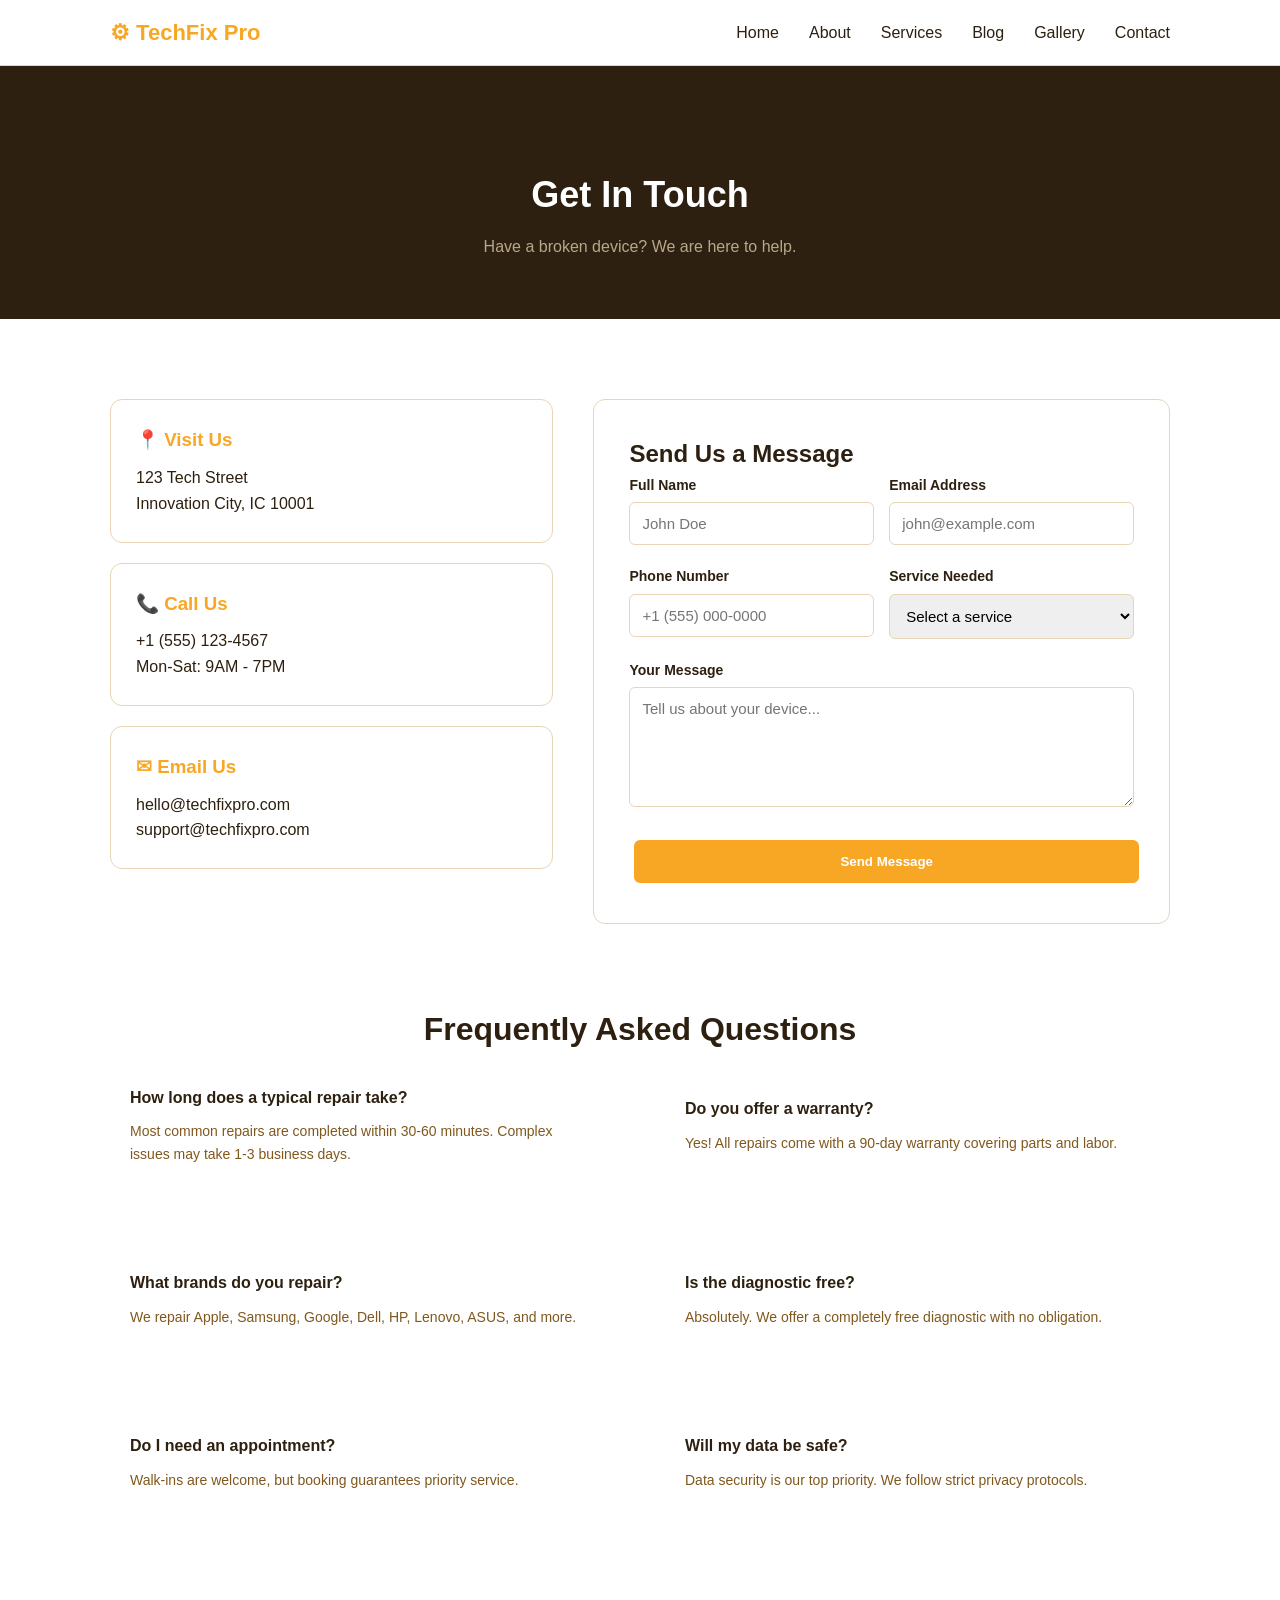
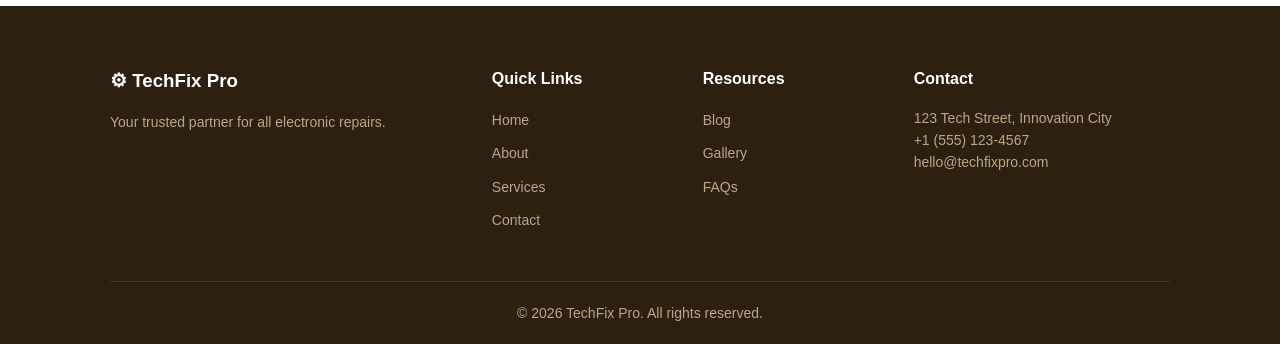
<file: contact.html>
<!DOCTYPE html>
<html lang="en">
<head>
    <meta charset="UTF-8">
    <meta name="viewport" content="width=device-width, initial-scale=1.0">
    <title>Contact Us - TechFix Pro</title>
    <link rel="stylesheet" href="styles.css">
</head>
<body>

    <nav class="navbar">
        <div class="container nav-container">
            <a href="index.html" class="logo">&#9881; TechFix Pro</a>
            <ul class="nav-links">
                <li><a href="index.html">Home</a></li>
                <li><a href="about.html">About</a></li>
                <li><a href="services.html">Services</a></li>
                <li><a href="blog.html">Blog</a></li>
                <li><a href="gallery.html">Gallery</a></li>
                <li><a href="contact.html">Contact</a></li>
            </ul>
        </div>
    </nav>

    <header class="page-header">
        <div class="container">
            <h1>Get In Touch</h1>
            <p>Have a broken device? We are here to help.</p>
        </div>
    </header>

    <section class="section">
        <div class="container">
            <div class="contact-grid">
                <div>
                    <div class="contact-info-box">
                        <h3>&#128205; Visit Us</h3>
                        <p>123 Tech Street<br>Innovation City, IC 10001</p>
                    </div>
                    <div class="contact-info-box">
                        <h3>&#128222; Call Us</h3>
                        <p>+1 (555) 123-4567<br>Mon-Sat: 9AM - 7PM</p>
                    </div>
                    <div class="contact-info-box">
                        <h3>&#9993; Email Us</h3>
                        <p>hello@techfixpro.com<br>support@techfixpro.com</p>
                    </div>
                </div>
                <div class="contact-form">
                    <h2>Send Us a Message</h2>
                    <form action="#" method="post">
                        <div class="form-row">
                            <div class="form-group">
                                <label for="name">Full Name</label>
                                <input type="text" id="name" name="name" placeholder="John Doe" required>
                            </div>
                            <div class="form-group">
                                <label for="email">Email Address</label>
                                <input type="email" id="email" name="email" placeholder="john@example.com" required>
                            </div>
                        </div>
                        <div class="form-row">
                            <div class="form-group">
                                <label for="phone">Phone Number</label>
                                <input type="tel" id="phone" name="phone" placeholder="+1 (555) 000-0000">
                            </div>
                            <div class="form-group">
                                <label for="service">Service Needed</label>
                                <select id="service" name="service" required>
                                    <option value="" disabled selected>Select a service</option>
                                    <option value="phone">Phone Repair</option>
                                    <option value="laptop">Laptop Repair</option>
                                    <option value="tablet">Tablet / iPad Repair</option>
                                    <option value="other">Other / Not Sure</option>
                                </select>
                            </div>
                        </div>
                        <div class="form-group">
                            <label for="message">Your Message</label>
                            <textarea id="message" name="message" placeholder="Tell us about your device..." required></textarea>
                        </div>
                        <button type="submit" class="btn" style="width: 100%;">Send Message</button>
                    </form>
                </div>
            </div>
        </div>
    </section>

    <section class="section" style="background: var(--light-gray); padding-top: 0;">
        <div class="container">
            <h2 class="section-title">Frequently Asked Questions</h2>
            <div class="two-col">
                <div class="faq-item">
                    <h3>How long does a typical repair take?</h3>
                    <p>Most common repairs are completed within 30-60 minutes. Complex issues may take 1-3 business days.</p>
                </div>
                <div class="faq-item">
                    <h3>Do you offer a warranty?</h3>
                    <p>Yes! All repairs come with a 90-day warranty covering parts and labor.</p>
                </div>
                <div class="faq-item">
                    <h3>What brands do you repair?</h3>
                    <p>We repair Apple, Samsung, Google, Dell, HP, Lenovo, ASUS, and more.</p>
                </div>
                <div class="faq-item">
                    <h3>Is the diagnostic free?</h3>
                    <p>Absolutely. We offer a completely free diagnostic with no obligation.</p>
                </div>
                <div class="faq-item">
                    <h3>Do I need an appointment?</h3>
                    <p>Walk-ins are welcome, but booking guarantees priority service.</p>
                </div>
                <div class="faq-item">
                    <h3>Will my data be safe?</h3>
                    <p>Data security is our top priority. We follow strict privacy protocols.</p>
                </div>
            </div>
        </div>
    </section>

    <footer class="footer">
        <div class="container">
            <div class="footer-grid">
                <div class="footer-brand">
                    <h3>&#9881; TechFix Pro</h3>
                    <p>Your trusted partner for all electronic repairs.</p>
                </div>
                <div class="footer-links">
                    <h4>Quick Links</h4>
                    <ul>
                        <li><a href="index.html">Home</a></li>
                        <li><a href="about.html">About</a></li>
                        <li><a href="services.html">Services</a></li>
                        <li><a href="contact.html">Contact</a></li>
                    </ul>
                </div>
                <div class="footer-links">
                    <h4>Resources</h4>
                    <ul>
                        <li><a href="blog.html">Blog</a></li>
                        <li><a href="gallery.html">Gallery</a></li>
                        <li><a href="contact.html">FAQs</a></li>
                    </ul>
                </div>
                <div class="footer-contact">
                    <h4>Contact</h4>
                    <p>123 Tech Street, Innovation City</p>
                    <p>+1 (555) 123-4567</p>
                    <p>hello@techfixpro.com</p>
                </div>
            </div>
            <div class="footer-bottom">
                <p>&copy; 2026 TechFix Pro. All rights reserved.</p>
            </div>
        </div>
    </footer>

</body>
</html>
</file>
<file: styles.css>
/* CSS Variables */
:root {
    --primary: #F8A725;
    --Primary-dark: #c68623;
    --dark: #2d2010;
    --gray: #80581D;
    --Light-gray: #f5f0e8;
    --white: #ffffff;
    --border: #e8d5b5;
}

/* Base Style */
* {
    margin: 0;
    padding: 0;
    box-sizing: border-box;
}

body {
    font-family: 'Segoe UI', Tahoma, Geneva, Verdana, sans-serif;
    color: var(--dark);
    line-height: 1.6;

}

img {
    max-width: 100%;
    display: block;

}

a {
    text-decoration: none;
    color: inherit;

}

/* Containers */
.container {
    max-width: 1100px;
    margin: 0 auto;
    padding: 0 20px;

}

/* Buttons */
.btn {
    display: inline-block;
    padding: 12px 28px;
    background: var(--primary);
    color: var(--white);
    border-radius: 6px;
    font-weight: 600;
    border: 2px solid var(--primary);
    margin: 5px;
}

.btn:hover {
    background: var(--Primary-dark);
    border-color: var(--Primary-dark);

}

.btn-outline {
    background: transparent;
    color: var(--white);
    border: 2px solid var(--white);

}

.btn-outline:hover {
    background: var(--white);
    color: var(--dark);


}

/* Navigation */
.navbar {
    background: var(--white);
    border-bottom: 1px solid var(--border);
    padding: 15px 0;
}

.nav-container {
    display: flex;
    justify-content: space-between;
    align-items: center;
}

.logo {
    font-size: 22px;
    font-weight: 800;
    color: var(--primary);
}

.nav-links {
    list-style: none;
    display: flex;
    gap: 30px;
}

.nav-links a {

    font-weight: 500;
    color: var(--dark);
}

.nav-links a:hover {
    color: var(--primary);
}

/* Hero Section */
.hero {
    background: linear-gradient(135deg, var(--dark) 0%, var(--gray) 100%);
    color: var(--white);
    padding: 100px 20px;
    text-align: center;
}

.hero h1 {
    font-size: 42px;
    margin-bottom: 15px;
}

.hero p {
    font-size: 18px;
    margin-bottom: 30px;
    max-width: 600px;
    margin: 0 auto 30px;
    opacity: 0.9;

}

/* Section */
section {
    padding: 80px 0px;


}

.section-title {
    text-align: center;
    margin-bottom: 10px;
    font-size: 32px;
}

.section-subtitle {
    text-align: center;
    margin-bottom: 50px;

    color: var(--gray);
}

/* Card Grid */
.card-grid {
    display: grid;
    gap: 25px;
}

.three-col {
    grid-template-columns: repeat(3, 1fr);
}

.two-col {
    grid-template-columns: repeat(2, 1fr);
}

/* ----- Cards ----- */

.card {
    background: var(--white);
    border: 1px solid var(--border);
    border-radius: 12px;
    padding: 30px;
    text-align: center;
}

.card:hover {
    box-shadow: 0 5px 20px rgba(45, 32, 16, 0.1);
}

.card-icon {
    font-size: 40px;
    margin-bottom: 15px;
}

.card h3 {
    font-size: 20px;
    margin-bottom: 10px;
}

.card p {
    color: var(--gray);
}

/* ----- News Cards ----- */

.news-card {
    padding: 0;
    overflow: hidden;
    text-align: left;
}

.news-card img {
    width: 100%;
    height: 200px;
    object-fit: cover;
}

.card-body {
    padding: 20px;
}

.tag {
    display: inline-block;
    background: var(--primary);
    color: var(--white);
    padding: 4px 12px;
    border-radius: 20px;
    font-size: 12px;
    font-weight: 600;
    text-transform: uppercase;
}

.card-body h3 {
    margin: 10px 0;
}

.card-body a {
    color: var(--primary);
    font-weight: 600;
}

/* ----- About Section ----- */

.about-section {
    background: var(--light-gray);
}

.two-col {
    display: grid;
    grid-template-columns: 1fr 1fr;
    gap: 50px;
    align-items: center;
}

.about-text h2 {
    font-size: 32px;
    margin-bottom: 15px;
}

.about-text p {
    color: var(--gray);
    margin-bottom: 15px;
}

.feature-list {
    list-style: none;
    margin: 20px 0;
}

.feature-list li {
    padding: 8px 0;
    color: var(--dark);
}

.about-image img {
    border-radius: 12px;
    box-shadow: 0 10px 30px rgba(0, 0, 0, 0.1);
}

/* ---- Newsletter ---- */
.newsletter {
    background: var(--primary);
    color: var(--white);
    text-align: center;
    padding: 60px 20px;
}

.newsletter h2 {
    font-size: 28px;
    margin-bottom: 10px;
}

.newsletter p {
    margin-bottom: 25px;
    opacity: 0.9;
}

.newsletter form {
    display: flex;
    justify-content: center;
    gap: 10px;
    flex-wrap: wrap;
}

.newsletter input {
    padding: 12px 20px;
    border: none;
    border-radius: 6px;
    width: 300px;
    font-size: 16px;
}

/* ---- Testimonials ---- */
.testimonials {
    background: var(--light-gray);
}

.testimonial-card {
    text-align: left;
}

.quote {
    font-style: italic;
    color: var(--dark);
    margin-bottom: 15px;
}

.quote {}

.author {
    font-weight: 700;
    color: var(--primary-dark);
}

/* ---- Clients ---- */
.clients {
    text-align: center;
}

.client-logos {
    display: flex;
    justify-content: center;
    gap: 40px;
    flex-wrap: wrap;
    margin-top: 30px;
}

.client-logos span {
    font-size: 18px;
    font-weight: 700;
    color: var(--gray);
    opacity: 0.6;
}

/* ---- Footer ---- */
.footer {
    background: var(--dark);
    color: var(--white);
    padding: 60px 0 20px;
}

.footer-grid {
    display: grid;
    grid-template-columns: 2fr 1fr 1fr 1.5fr;
    gap: 40px;
    margin-bottom: 40px;
}

.footer h3,
.footer h4 {
    margin-bottom: 15px;
}

.footer p {
    color: #b8a88a;
    font-size: 14px;
}

.footer-links ul {
    list-style: none;
}

.footer-links li {
    margin-bottom: 8px;
}

.footer-links a {
    color: #b8a88a;
    font-size: 14px;
}

.footer-links a:hover {
    color: var(--primary);
}

.footer-bottom {
    border-top: 1px solid rgba(255, 255, 255, 0.1);
    padding-top: 20px;
}

.footer-grid {
    display: grid;
    grid-template-columns: 2fr 1fr 1fr 1.5fr;
    gap: 40px;
    margin-bottom: 40px;
}

.footer h3,
.footer h4 {
    margin-bottom: 15px;
}

.footer p {
    color: #b8a88a;
    font-size: 14px;
}

.footer-links ul {
    list-style: none;
}

.footer-links li {
    margin-bottom: 8px;
}

.footer-links a {
    color: #b8a88a;
    font-size: 14px;
}

.footer-links a:hover {
    color: var(--primary);
}

.footer-bottom {
    border-top: 1px solid rgba(255, 255, 255, 0.1);
    padding-top: 20px;
}


.footer-bottom {
    border-top: 1px solid rgba(255, 255, 255, 0.1);
    padding-top: 20px;
    text-align: center;
}

/* ---- Page Header (for inner pages) ---- */
.page-header {
    background: var(--dark);
    color: var(--white);
    text-align: center;
    padding: 100px 20px 60px;
}

.page-header h1 {
    font-size: 36px;
    margin-bottom: 10px;
}

.page-header p {
    color: #b8a88a;
}

/* ---- Services Page ---- */
.service-detail {
    padding: 60px 0;
}

.service-detail:nth-child(even) {
    background: var(--light-gray);
}

.service-detail h2 {
    font-size: 26px;

    margin-bottom: 15px
}

.service-detail p {
    color: var(--gray);
    margin-bottom: 15px;
}

.detail-list {
    list-style: none;
    margin: 15px 0 25px;
}

.detail-list li {
    padding: 6px 0;
    color: var(--dark);
}

.detail-list li::before {
    content: "✦  ";
    color: var(--primary);
}

.price-tag {
    display: inline-block;
    background: var(--primary);
    color: var(--white);
    padding: 6px 16px;
    border-radius: 20px;
    font-weight: 700;
    font-size: 14px;
    margin-bottom: 15px;
}

/* ---- Pricing Cards ---- */
.pricing-grid {
    display: grid;
    grid-template-columns: repeat(3, 1fr);
    gap: 25px;
    margin-top: 40px;
}

.pricing-card {
    background: var(--white);
    border: 2px solid var(--border);
    border-radius: 12px;
    padding: 35px 25px;
    text-align: center;
}

.pricing-card.featured {
    border-color: var(--primary);
    position: relative;
}

.featured-badge {
    position: absolute;
    top: -12px;
    left: 50%;
    transform: translateX(-50%);
    background: var(--primary);
    color: var(--white);
    padding: 5px 15px;
    border-radius: 20px;
    font-size: 12px;
    font-weight: 700;
}

.pricing-card .price {
    font-size: 36px;
    font-weight: 800;
    color: var(--primary);
}

.pricing-card .price span {
    font-size: 16px;
    color: var(--gray);
    font-weight: 400;
}

.pricing-features {
    list-style: none;
    text-align: left;
    margin: 20px 0;
}

.pricing-features li {
    padding: 10px 0;
    border-bottom: 1px solid var(--border);
    font-size: 14px;
}

/* ---- Blog Page ---- */
.blog-grid {
    display: grid;
    grid-template-columns: 2fr 1fr;
    gap: 40px;
}

.blog-posts {
    display: grid;
    gap: 30px;
}

.blog-post {
    display: grid;
    grid-template-columns: 1fr 2fr;
    gap: 20px;
    background: var(--white);
    border: 1px solid var(--border);
    border-radius: 12px;
    overflow: hidden;
}

.blog-post img {
    width: 100%;
    height: 100%;
    object-fit: cover;
}

.blog-post-content {
    padding: 20px;
}

.sidebar {
    background: var(--white);
    border: 1px solid var(--border);
    border-radius: 12px;
    padding: 25px;
    height: fit-content;
}

.sidebar h3 {
    margin-bottom: 15px;
    padding-bottom: 10px;
}

.sidebar h3 {
    color: var(--primary);
}

.sidebar ul {
    list-style: none;
}

.sidebar li {
    padding: 8px 0;
    border-bottom: 1px solid var(--light-gray);
}

.sidebar a {
    color: var(--gray);
    font-size: 14px;
}

.sidebar a:hover {
    color: var(--primary);
}

/* ---- Gallery Page ---- */
.gallery-grid {
    display: grid;
    grid-template-columns: repeat(3, 1fr);
    gap: 15px;
}

.gallery-item {
    border-radius: 10px;
    overflow: hidden;
}

.gallery-item img {
    width: 100%;
    height: 220px;
    object-fit: cover;
}

.gallery-item.wide {
    grid-column: span 2;
}

/* ---- Contact Page ---- */
.contact-grid {
    display: grid;
    grid-template-columns: 1fr 1.3fr;
    gap: 40px;
}

.contact-info-box {
    background: var(--white);
    border: 1px solid var(--border);
    border-radius: 12px;
    padding: 25px;
    margin-bottom: 20px;
}

.contact-info-box h3 {
    margin-bottom: 10px;
    color: var(--primary);
}

.contact-form {
    background: var(--white);
    border: 1px solid var(--border);
    border-radius: 12px;
    padding: 35px;
}

.form-group {
    margin-bottom: 20px;
}

.form-group label {
    display: block;
    margin-bottom: 6px;
    font-weight: 600;
    font-size: 14px;
}

.form-group input,
.form-group textarea,
.form-group select {
    width: 100%;
    padding: 12px;
    border: 1px solid var(--border);
    border-radius: 6px;
    font-size: 15px;
    font-family: inherit;
}

.form-group textarea {
    min-height: 120px;
    resize: vertical;
}

.form-row {
    display: grid;
    grid-template-columns: 1fr 1fr;
    gap: 15px;
}

/* ---- FAQ ---- */
.faq-item {
    background: var(--light-gray);
    border-radius: 10px;
    margin-bottom: 15px;
    padding: 20px;
}

/* ---- FAQ ---- */
.faq-item {
    background: var(--light-gray);
    border-radius: 10px;
    margin-bottom: 15px;
    padding: 20px;
}

.faq-item h3 {
    font-size: 16px;
    margin-bottom: 10px;
    color: var(--dark);
}

.faq-item p {
    color: var(--gray);
    font-size: 14px;
}

/* =============================================
   Responsive Design (Mobile)
   ============================================= */

@media (max-width: 768px) {
    .nav-links {
        display: none;
    }

    .hero h1 {
        font-size: 28px;
    }

    .three-col,
    .two-col,
    .pricing-grid,
    .gallery-grid,
    .blog-grid,
    .contact-grid,
    .footer-grid {
        grid-template-columns: 1fr;
    }

    .blog-post {
        grid-template-columns: 1fr;
    }

    .newsletter form {
        flex-direction: column;
        align-items: center;
    }

    .newsletter input {
        width: 100%;
        max-width: 300px;
    }

    .client-logos {
        gap: 20px;
    }

    .form-row {
        grid-template-columns: 1fr;
    }
}/* CSS Variables */
:root {
    --primary: #F8A725;
    --Primary-dark: #c68623;
    --dark: #2d2010;
    --gray: #80581D;
    --Light-gray: #f5f0e8;
    --white: #ffffff;
    --border: #e8d5b5;
}

/* Base Style */
* {
    margin: 0;
    padding: 0;
    box-sizing: border-box;
}

body {
    font-family: 'Segoe UI', Tahoma, Geneva, Verdana, sans-serif;
    color: var(--dark);
    line-height: 1.6;

}

img {
    max-width: 100%;
    display: block;

}

a {
    text-decoration: none;
    color: inherit;

}

/* Containers */
.container {
    max-width: 1100px;
    margin: 0 auto;
    padding: 0 20px;

}

/* Buttons */
.btn {
    display: inline-block;
    padding: 12px 28px;
    background: var(--primary);
    color: var(--white);
    border-radius: 6px;
    font-weight: 600;
    border: 2px solid var(--primary);
    margin: 5px;
}

.btn:hover {
    background: var(--Primary-dark);
    border-color: var(--Primary-dark);

}

.btn-outline {
    background: transparent;
    color: var(--white);
    border: 2px solid var(--white);

}

.btn-outline:hover {
    background: var(--white);
    color: var(--dark);


}

/* Navigation */
.navbar {
    background: var(--white);
    border-bottom: 1px solid var(--border);
    padding: 15px 0;
}

.nav-container {
    display: flex;
    justify-content: space-between;
    align-items: center;
}

.logo {
    font-size: 22px;
    font-weight: 800;
    color: var(--primary);
}

.nav-links {
    list-style: none;
    display: flex;
    gap: 30px;
}

.nav-links a {

    font-weight: 500;
    color: var(--dark);
}

.nav-links a:hover {
    color: var(--primary);
}

/* Hero Section */
.hero {
    background: linear-gradient(135deg, var(--dark) 0%, var(--gray) 100%);
    color: var(--white);
    padding: 100px 20px;
    text-align: center;
}

.hero h1 {
    font-size: 42px;
    margin-bottom: 15px;
}

.hero p {
    font-size: 18px;
    margin-bottom: 30px;
    max-width: 600px;
    margin: 0 auto 30px;
    opacity: 0.9;

}

/* Section */
section {
    padding: 80px 0px;


}

.section-title {
    text-align: center;
    margin-bottom: 10px;
    font-size: 32px;
}

.section-subtitle {
    text-align: center;
    margin-bottom: 50px;

    color: var(--gray);
}

/* Card Grid */
.card-grid {
    display: grid;
    gap: 25px;
}

.three-col {
    grid-template-columns: repeat(3, 1fr);
}

.two-col {
    grid-template-columns: repeat(2, 1fr);
}

/* ----- Cards ----- */

.card {
    background: var(--white);
    border: 1px solid var(--border);
    border-radius: 12px;
    padding: 30px;
    text-align: center;
}

.card:hover {
    box-shadow: 0 5px 20px rgba(45, 32, 16, 0.1);
}

.card-icon {
    font-size: 40px;
    margin-bottom: 15px;
}

.card h3 {
    font-size: 20px;
    margin-bottom: 10px;
}

.card p {
    color: var(--gray);
}

/* ----- News Cards ----- */

.news-card {
    padding: 0;
    overflow: hidden;
    text-align: left;
}

.news-card img {
    width: 100%;
    height: 200px;
    object-fit: cover;
}

.card-body {
    padding: 20px;
}

.tag {
    display: inline-block;
    background: var(--primary);
    color: var(--white);
    padding: 4px 12px;
    border-radius: 20px;
    font-size: 12px;
    font-weight: 600;
    text-transform: uppercase;
}

.card-body h3 {
    margin: 10px 0;
}

.card-body a {
    color: var(--primary);
    font-weight: 600;
}

/* ----- About Section ----- */

.about-section {
    background: var(--light-gray);
}

.two-col {
    display: grid;
    grid-template-columns: 1fr 1fr;
    gap: 50px;
    align-items: center;
}

.about-text h2 {
    font-size: 32px;
    margin-bottom: 15px;
}

.about-text p {
    color: var(--gray);
    margin-bottom: 15px;
}

.feature-list {
    list-style: none;
    margin: 20px 0;
}

.feature-list li {
    padding: 8px 0;
    color: var(--dark);
}

.about-image img {
    border-radius: 12px;
    box-shadow: 0 10px 30px rgba(0, 0, 0, 0.1);
}

/* ---- Newsletter ---- */
.newsletter {
    background: var(--primary);
    color: var(--white);
    text-align: center;
    padding: 60px 20px;
}

.newsletter h2 {
    font-size: 28px;
    margin-bottom: 10px;
}

.newsletter p {
    margin-bottom: 25px;
    opacity: 0.9;
}

.newsletter form {
    display: flex;
    justify-content: center;
    gap: 10px;
    flex-wrap: wrap;
}

.newsletter input {
    padding: 12px 20px;
    border: none;
    border-radius: 6px;
    width: 300px;
    font-size: 16px;
}

/* ---- Testimonials ---- */
.testimonials {
    background: var(--light-gray);
}

.testimonial-card {
    text-align: left;
}

.quote {
    font-style: italic;
    color: var(--dark);
    margin-bottom: 15px;
}

.quote {}

.author {
    font-weight: 700;
    color: var(--primary-dark);
}

/* ---- Clients ---- */
.clients {
    text-align: center;
}

.client-logos {
    display: flex;
    justify-content: center;
    gap: 40px;
    flex-wrap: wrap;
    margin-top: 30px;
}

.client-logos span {
    font-size: 18px;
    font-weight: 700;
    color: var(--gray);
    opacity: 0.6;
}

/* ---- Footer ---- */
.footer {
    background: var(--dark);
    color: var(--white);
    padding: 60px 0 20px;
}

.footer-grid {
    display: grid;
    grid-template-columns: 2fr 1fr 1fr 1.5fr;
    gap: 40px;
    margin-bottom: 40px;
}

.footer h3,
.footer h4 {
    margin-bottom: 15px;
}

.footer p {
    color: #b8a88a;
    font-size: 14px;
}

.footer-links ul {
    list-style: none;
}

.footer-links li {
    margin-bottom: 8px;
}

.footer-links a {
    color: #b8a88a;
    font-size: 14px;
}

.footer-links a:hover {
    color: var(--primary);
}

.footer-bottom {
    border-top: 1px solid rgba(255, 255, 255, 0.1);
    padding-top: 20px;
}

.footer-grid {
    display: grid;
    grid-template-columns: 2fr 1fr 1fr 1.5fr;
    gap: 40px;
    margin-bottom: 40px;
}

.footer h3,
.footer h4 {
    margin-bottom: 15px;
}

.footer p {
    color: #b8a88a;
    font-size: 14px;
}

.footer-links ul {
    list-style: none;
}

.footer-links li {
    margin-bottom: 8px;
}

.footer-links a {
    color: #b8a88a;
    font-size: 14px;
}

.footer-links a:hover {
    color: var(--primary);
}

.footer-bottom {
    border-top: 1px solid rgba(255, 255, 255, 0.1);
    padding-top: 20px;
}


.footer-bottom {
    border-top: 1px solid rgba(255, 255, 255, 0.1);
    padding-top: 20px;
    text-align: center;
}

/* ---- Page Header (for inner pages) ---- */
.page-header {
    background: var(--dark);
    color: var(--white);
    text-align: center;
    padding: 100px 20px 60px;
}

.page-header h1 {
    font-size: 36px;
    margin-bottom: 10px;
}

.page-header p {
    color: #b8a88a;
}

/* ---- Services Page ---- */
.service-detail {
    padding: 60px 0;
}

.service-detail:nth-child(even) {
    background: var(--light-gray);
}

.service-detail h2 {
    font-size: 26px;

    margin-bottom: 15px
}

.service-detail p {
    color: var(--gray);
    margin-bottom: 15px;
}

.detail-list {
    list-style: none;
    margin: 15px 0 25px;
}

.detail-list li {
    padding: 6px 0;
    color: var(--dark);
}

.detail-list li::before {
    content: "✦  ";
    color: var(--primary);
}

.price-tag {
    display: inline-block;
    background: var(--primary);
    color: var(--white);
    padding: 6px 16px;
    border-radius: 20px;
    font-weight: 700;
    font-size: 14px;
    margin-bottom: 15px;
}

/* ---- Pricing Cards ---- */
.pricing-grid {
    display: grid;
    grid-template-columns: repeat(3, 1fr);
    gap: 25px;
    margin-top: 40px;
}

.pricing-card {
    background: var(--white);
    border: 2px solid var(--border);
    border-radius: 12px;
    padding: 35px 25px;
    text-align: center;
}

.pricing-card.featured {
    border-color: var(--primary);
    position: relative;
}

.featured-badge {
    position: absolute;
    top: -12px;
    left: 50%;
    transform: translateX(-50%);
    background: var(--primary);
    color: var(--white);
    padding: 5px 15px;
    border-radius: 20px;
    font-size: 12px;
    font-weight: 700;
}

.pricing-card .price {
    font-size: 36px;
    font-weight: 800;
    color: var(--primary);
}

.pricing-card .price span {
    font-size: 16px;
    color: var(--gray);
    font-weight: 400;
}

.pricing-features {
    list-style: none;
    text-align: left;
    margin: 20px 0;
}

.pricing-features li {
    padding: 10px 0;
    border-bottom: 1px solid var(--border);
    font-size: 14px;
}

/* ---- Blog Page ---- */
.blog-grid {
    display: grid;
    grid-template-columns: 2fr 1fr;
    gap: 40px;
}

.blog-posts {
    display: grid;
    gap: 30px;
}

.blog-post {
    display: grid;
    grid-template-columns: 1fr 2fr;
    gap: 20px;
    background: var(--white);
    border: 1px solid var(--border);
    border-radius: 12px;
    overflow: hidden;
}

.blog-post img {
    width: 100%;
    height: 100%;
    object-fit: cover;
}

.blog-post-content {
    padding: 20px;
}

.sidebar {
    background: var(--white);
    border: 1px solid var(--border);
    border-radius: 12px;
    padding: 25px;
    height: fit-content;
}

.sidebar h3 {
    margin-bottom: 15px;
    padding-bottom: 10px;
}

.sidebar h3 {
    color: var(--primary);
}

.sidebar ul {
    list-style: none;
}

.sidebar li {
    padding: 8px 0;
    border-bottom: 1px solid var(--light-gray);
}

.sidebar a {
    color: var(--gray);
    font-size: 14px;
}

.sidebar a:hover {
    color: var(--primary);
}

/* ---- Gallery Page ---- */
.gallery-grid {
    display: grid;
    grid-template-columns: repeat(3, 1fr);
    gap: 15px;
}

.gallery-item {
    border-radius: 10px;
    overflow: hidden;
}

.gallery-item img {
    width: 100%;
    height: 220px;
    object-fit: cover;
}

.gallery-item.wide {
    grid-column: span 2;
}

/* ---- Contact Page ---- */
.contact-grid {
    display: grid;
    grid-template-columns: 1fr 1.3fr;
    gap: 40px;
}

.contact-info-box {
    background: var(--white);
    border: 1px solid var(--border);
    border-radius: 12px;
    padding: 25px;
    margin-bottom: 20px;
}

.contact-info-box h3 {
    margin-bottom: 10px;
    color: var(--primary);
}

.contact-form {
    background: var(--white);
    border: 1px solid var(--border);
    border-radius: 12px;
    padding: 35px;
}

.form-group {
    margin-bottom: 20px;
}

.form-group label {
    display: block;
    margin-bottom: 6px;
    font-weight: 600;
    font-size: 14px;
}

.form-group input,
.form-group textarea,
.form-group select {
    width: 100%;
    padding: 12px;
    border: 1px solid var(--border);
    border-radius: 6px;
    font-size: 15px;
    font-family: inherit;
}

.form-group textarea {
    min-height: 120px;
    resize: vertical;
}

.form-row {
    display: grid;
    grid-template-columns: 1fr 1fr;
    gap: 15px;
}

/* ---- FAQ ---- */
.faq-item {
    background: var(--light-gray);
    border-radius: 10px;
    margin-bottom: 15px;
    padding: 20px;
}

/* ---- FAQ ---- */
.faq-item {
    background: var(--light-gray);
    border-radius: 10px;
    margin-bottom: 15px;
    padding: 20px;
}

.faq-item h3 {
    font-size: 16px;
    margin-bottom: 10px;
    color: var(--dark);
}

.faq-item p {
    color: var(--gray);
    font-size: 14px;
}

/* =============================================
   Responsive Design (Mobile)
   ============================================= */

@media (max-width: 768px) {
    .nav-links {
        display: none;
    }

    .hero h1 {
        font-size: 28px;
    }

    .three-col,
    .two-col,
    .pricing-grid,
    .gallery-grid,
    .blog-grid,
    .contact-grid,
    .footer-grid {
        grid-template-columns: 1fr;
    }

    .blog-post {
        grid-template-columns: 1fr;
    }

    .newsletter form {
        flex-direction: column;
        align-items: center;
    }

    .newsletter input {
        width: 100%;
        max-width: 300px;
    }

    .client-logos {
        gap: 20px;
    }

    .form-row {
        grid-template-columns: 1fr;
    }
}
</file>
